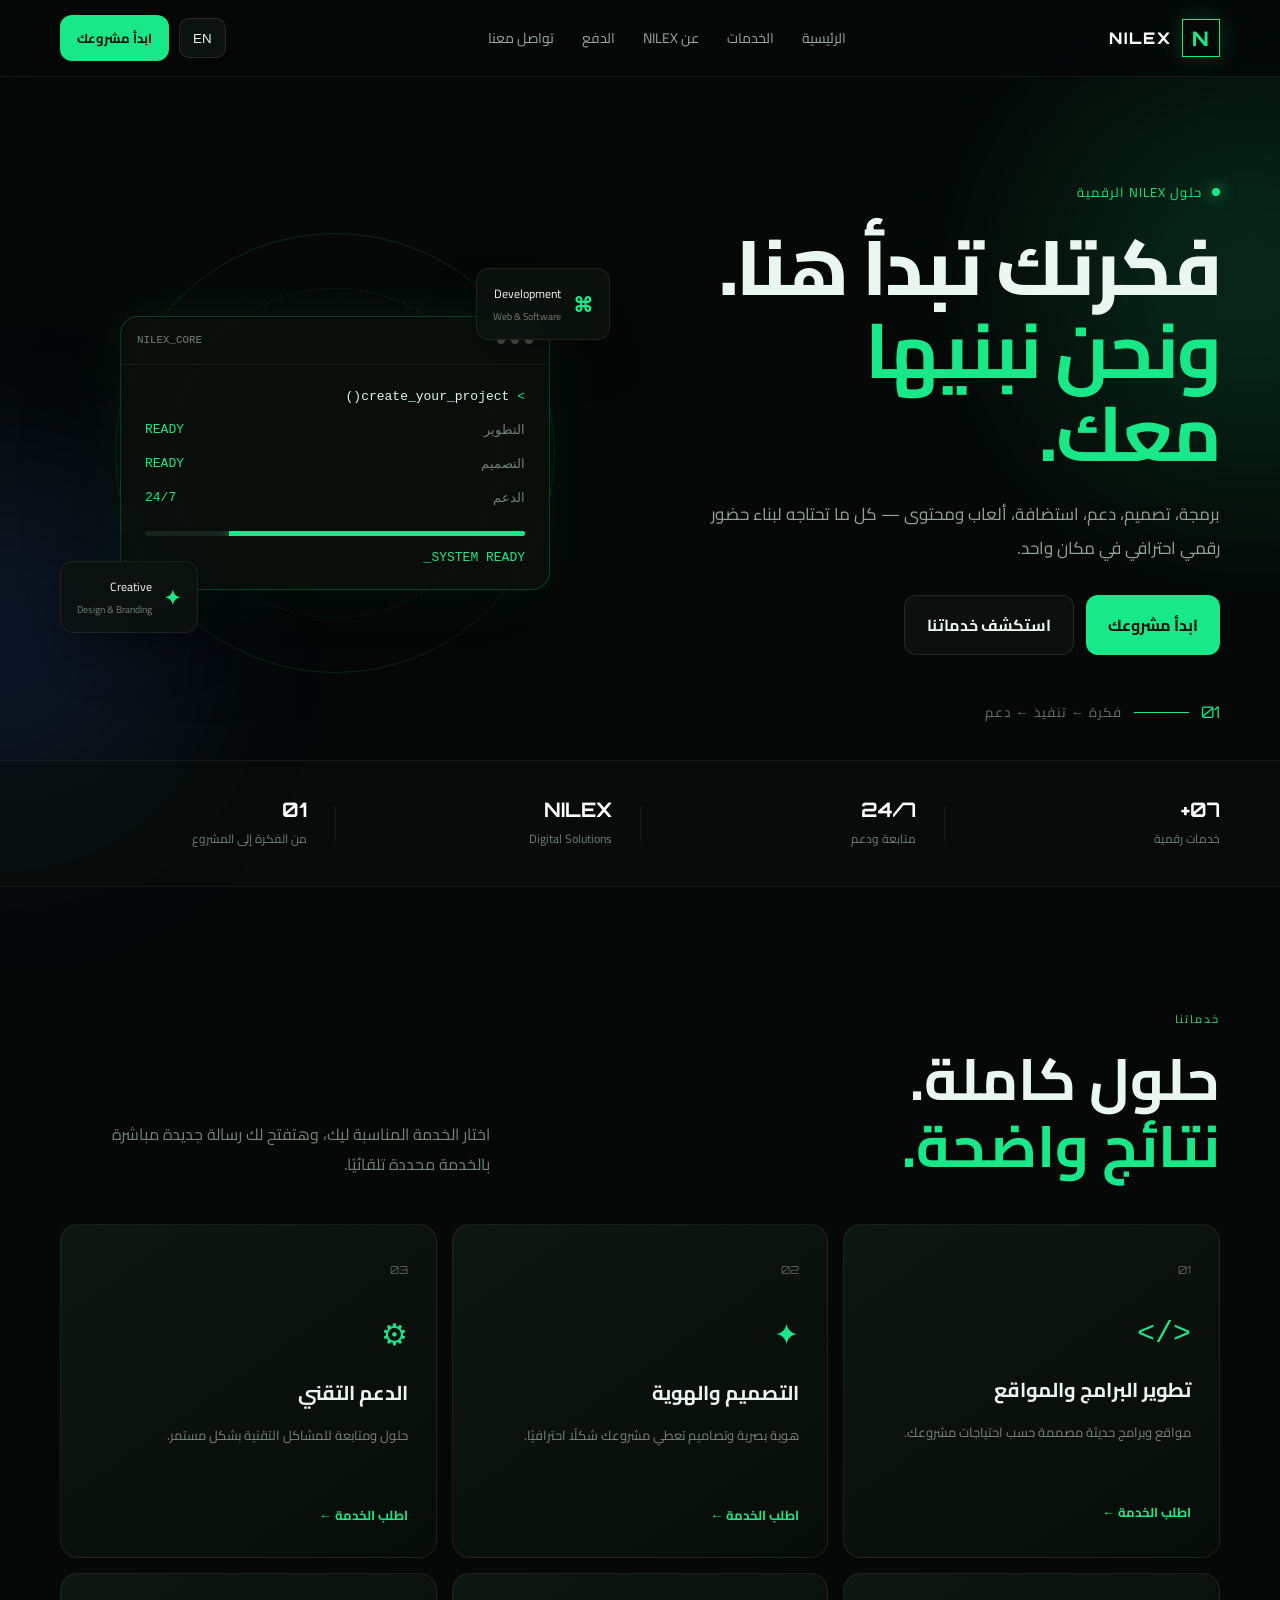
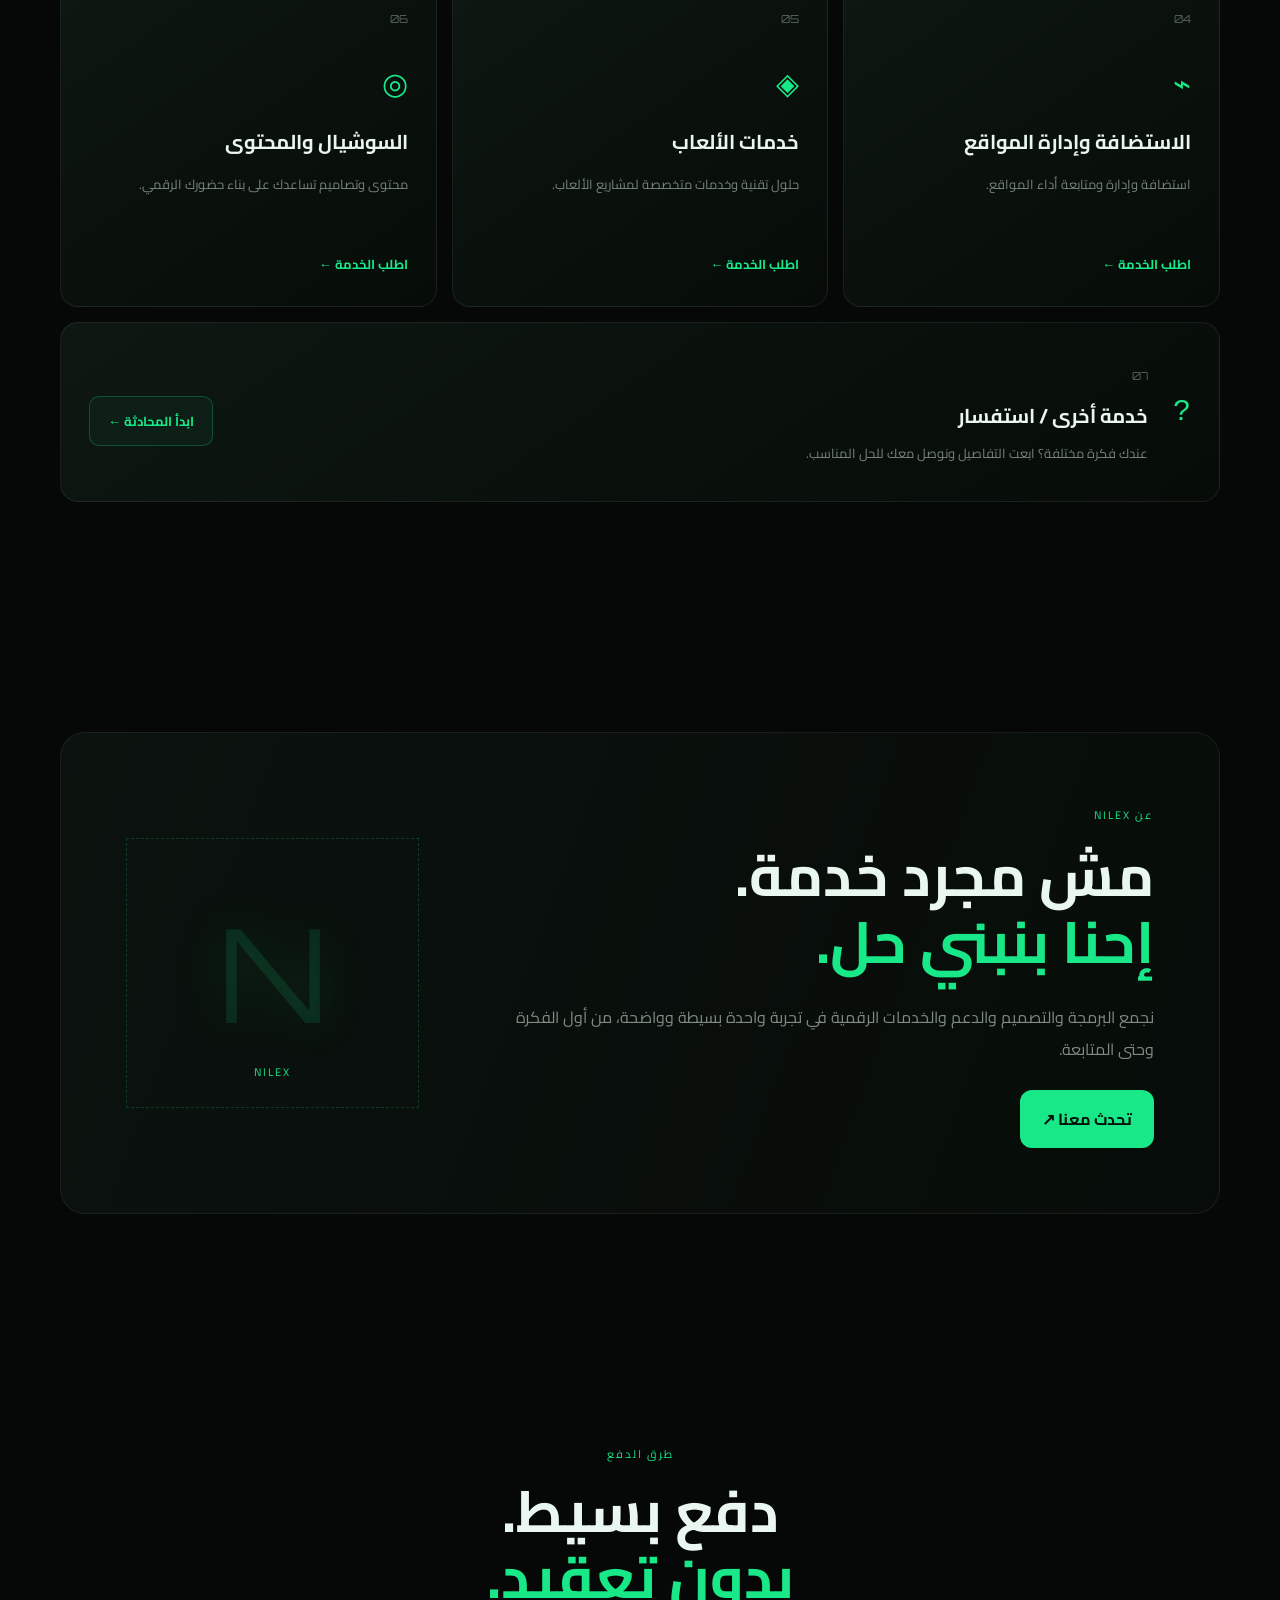
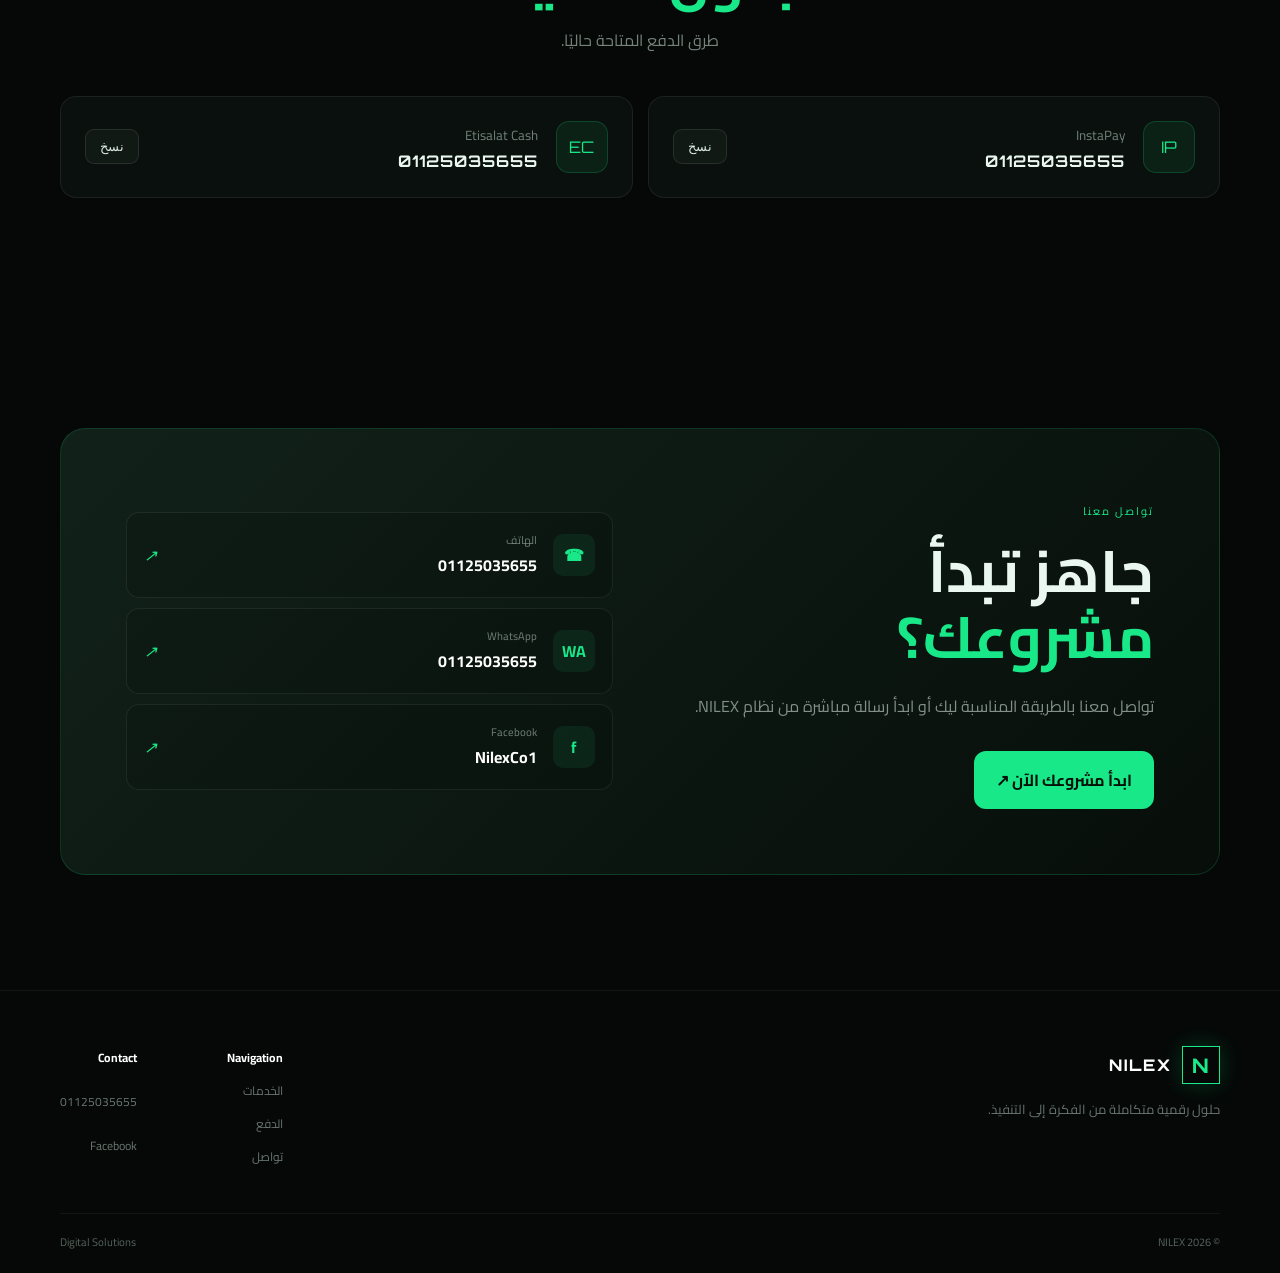
<file: index.html>
<!doctype html>
<html lang="ar" dir="rtl">
<head>
<meta charset="utf-8">
<meta name="viewport" content="width=device-width,initial-scale=1">
<title>NILEX | Digital Solutions</title>
<link rel="preconnect" href="https://fonts.googleapis.com">
<link rel="preconnect" href="https://fonts.gstatic.com" crossorigin>
<link href="https://fonts.googleapis.com/css2?family=Cairo:wght@400;500;600;700;800&family=Orbitron:wght@500;600;700;800&display=swap" rel="stylesheet">
<link rel="stylesheet" href="style.css">
</head>
<body>
<div class="bg-grid"></div><div class="orb orb1"></div><div class="orb orb2"></div>
<header class="header"><div class="container nav">
<a class="brand" href="#home"><span class="mark">N</span><span>NILEX</span></a>
<nav class="navlinks"><a href="#home" data-ar="الرئيسية" data-en="Home">الرئيسية</a><a href="#services" data-ar="الخدمات" data-en="Services">الخدمات</a><a href="#about" data-ar="عن NILEX" data-en="About NILEX">عن NILEX</a><a href="#payment" data-ar="الدفع" data-en="Payment">الدفع</a><a href="#contact" data-ar="تواصل معنا" data-en="Contact">تواصل معنا</a></nav>
<div class="nav-actions"><button id="langBtn" class="lang-btn">EN</button><a class="nav-cta" href="mail.html?compose=1" data-ar="ابدأ مشروعك" data-en="Start a Project">ابدأ مشروعك <b>↗</b></a><button id="menuBtn" class="menu-btn">☰</button></div>
</div>
<div id="mobileNav" class="mobile-nav"><a href="#home" data-ar="الرئيسية" data-en="Home">الرئيسية</a><a href="#services" data-ar="الخدمات" data-en="Services">الخدمات</a><a href="#about" data-ar="عن NILEX" data-en="About NILEX">عن NILEX</a><a href="#payment" data-ar="الدفع" data-en="Payment">الدفع</a><a href="#contact" data-ar="تواصل معنا" data-en="Contact">تواصل معنا</a><a href="mail.html?compose=1" data-ar="ابدأ مشروعك" data-en="Start a Project">ابدأ مشروعك</a></div></header>
<main>
<section id="home" class="hero container"><div class="hero-copy reveal"><div class="eyebrow"><i></i><span data-ar="حلول NILEX الرقمية" data-en="NILEX DIGITAL SOLUTIONS">حلول NILEX الرقمية</span></div><h1><span data-ar="فكرتك تبدأ هنا." data-en="Your idea starts here.">فكرتك تبدأ هنا.</span><strong data-ar="ونحن نبنيها معك." data-en="We build it with you.">ونحن نبنيها معك.</strong></h1><p data-ar="برمجة، تصميم، دعم، استضافة، ألعاب ومحتوى — كل ما تحتاجه لبناء حضور رقمي احترافي في مكان واحد." data-en="Development, design, support, hosting, gaming and content — everything you need to build a professional digital presence in one place.">برمجة، تصميم، دعم، استضافة، ألعاب ومحتوى — كل ما تحتاجه لبناء حضور رقمي احترافي في مكان واحد.</p><div class="actions"><a class="btn primary" href="mail.html?compose=1" data-ar="ابدأ مشروعك" data-en="Start a Project">ابدأ مشروعك <b>↗</b></a><a class="btn ghost" href="#services" data-ar="استكشف خدماتنا" data-en="Explore Services">استكشف خدماتنا <b>↓</b></a></div><div class="hero-note"><span>01</span><i></i><small data-ar="فكرة ← تنفيذ ← دعم" data-en="IDEA ← BUILD ← SUPPORT">فكرة ← تنفيذ ← دعم</small></div></div>
<div class="hero-art reveal"><div class="ring r1"></div><div class="ring r2"></div><div class="terminal"><div class="term-head"><span><i></i><i></i><i></i></span><small>NILEX_CORE</small></div><div class="term-body"><p><em>&gt;</em> create_your_project()</p><p class="muted"><span data-ar="التطوير" data-en="development">التطوير</span><b>READY</b></p><p class="muted"><span data-ar="التصميم" data-en="design">التصميم</span><b>READY</b></p><p class="muted"><span data-ar="الدعم" data-en="support">الدعم</span><b>24/7</b></p><div class="progress"><i></i></div><label>SYSTEM READY_</label></div></div><div class="float-card fc1"><b>⌘</b><span>Development<small>Web & Software</small></span></div><div class="float-card fc2"><b>✦</b><span>Creative<small>Design & Branding</small></span></div></div></section>
<section class="stats"><div class="container stats-in"><div><b>07+</b><span data-ar="خدمات رقمية" data-en="Digital Services">خدمات رقمية</span></div><i></i><div><b>24/7</b><span data-ar="متابعة ودعم" data-en="Support & Follow-up">متابعة ودعم</span></div><i></i><div><b>NILEX</b><span>Digital Solutions</span></div><i></i><div><b>01</b><span data-ar="من الفكرة إلى المشروع" data-en="Idea to Project">من الفكرة إلى المشروع</span></div></div></section>
<section id="services" class="section container"><div class="section-head reveal"><div><small data-ar="خدماتنا" data-en="OUR SERVICES">خدماتنا</small><h2 data-ar="حلول كاملة.<br><span>نتائج واضحة.</span>" data-en="Complete solutions.<br><span>Clear results.</span>">حلول كاملة.<br><span>نتائج واضحة.</span></h2></div><p data-ar="اختار الخدمة المناسبة ليك، وهتفتح لك رسالة جديدة مباشرة بالخدمة محددة تلقائيًا." data-en="Choose a service and a new message will open directly with that service selected.">اختار الخدمة المناسبة ليك، وهتفتح لك رسالة جديدة مباشرة بالخدمة محددة تلقائيًا.</p></div>
<div class="service-grid">
<article class="service reveal" data-service="تطوير البرامج والمواقع" data-service-en="Software & Website Development"><span class="num">01</span><div class="icon">&lt;/&gt;</div><h3 data-ar="تطوير البرامج والمواقع" data-en="Software & Websites">تطوير البرامج والمواقع</h3><p data-ar="مواقع وبرامج حديثة مصممة حسب احتياجات مشروعك." data-en="Modern websites and software tailored to your project.">مواقع وبرامج حديثة مصممة حسب احتياجات مشروعك.</p><button data-ar="اطلب الخدمة ←" data-en="Request Service →">اطلب الخدمة ←</button></article>
<article class="service reveal" data-service="التصميم والهوية" data-service-en="Design & Branding"><span class="num">02</span><div class="icon">✦</div><h3 data-ar="التصميم والهوية" data-en="Design & Branding">التصميم والهوية</h3><p data-ar="هوية بصرية وتصاميم تعطي مشروعك شكلًا احترافيًا." data-en="Visual identity and designs that give your project a professional look.">هوية بصرية وتصاميم تعطي مشروعك شكلًا احترافيًا.</p><button data-ar="اطلب الخدمة ←" data-en="Request Service →">اطلب الخدمة ←</button></article>
<article class="service reveal" data-service="الدعم التقني" data-service-en="Technical Support"><span class="num">03</span><div class="icon">⚙</div><h3 data-ar="الدعم التقني" data-en="Technical Support">الدعم التقني</h3><p data-ar="حلول ومتابعة للمشاكل التقنية بشكل مستمر." data-en="Technical solutions and ongoing support for your systems.">حلول ومتابعة للمشاكل التقنية بشكل مستمر.</p><button data-ar="اطلب الخدمة ←" data-en="Request Service →">اطلب الخدمة ←</button></article>
<article class="service reveal" data-service="الاستضافة وإدارة المواقع" data-service-en="Hosting & Website Management"><span class="num">04</span><div class="icon">⌁</div><h3 data-ar="الاستضافة وإدارة المواقع" data-en="Hosting & Management">الاستضافة وإدارة المواقع</h3><p data-ar="استضافة وإدارة ومتابعة أداء المواقع." data-en="Hosting, management and performance monitoring for websites.">استضافة وإدارة ومتابعة أداء المواقع.</p><button data-ar="اطلب الخدمة ←" data-en="Request Service →">اطلب الخدمة ←</button></article>
<article class="service reveal" data-service="خدمات الألعاب" data-service-en="Gaming Services"><span class="num">05</span><div class="icon">◈</div><h3 data-ar="خدمات الألعاب" data-en="Gaming Services">خدمات الألعاب</h3><p data-ar="حلول تقنية وخدمات متخصصة لمشاريع الألعاب." data-en="Technical solutions and specialized services for gaming projects.">حلول تقنية وخدمات متخصصة لمشاريع الألعاب.</p><button data-ar="اطلب الخدمة ←" data-en="Request Service →">اطلب الخدمة ←</button></article>
<article class="service reveal" data-service="السوشيال والمحتوى" data-service-en="Social Media & Content"><span class="num">06</span><div class="icon">◎</div><h3 data-ar="السوشيال والمحتوى" data-en="Social Media & Content">السوشيال والمحتوى</h3><p data-ar="محتوى وتصاميم تساعدك على بناء حضورك الرقمي." data-en="Content and creative assets for your digital presence.">محتوى وتصاميم تساعدك على بناء حضورك الرقمي.</p><button data-ar="اطلب الخدمة ←" data-en="Request Service →">اطلب الخدمة ←</button></article>
<article class="service wide reveal" data-service="خدمة أخرى / استفسار" data-service-en="Other Service / Inquiry"><div class="wide-inner"><div class="icon">?</div><div><span class="num">07</span><h3 data-ar="خدمة أخرى / استفسار" data-en="Other Service / Inquiry">خدمة أخرى / استفسار</h3><p data-ar="عندك فكرة مختلفة؟ ابعت التفاصيل ونوصل معك للحل المناسب." data-en="Have another idea? Send us the details and we'll help find the right solution.">عندك فكرة مختلفة؟ ابعت التفاصيل ونوصل معك للحل المناسب.</p></div></div><button data-ar="ابدأ المحادثة ←" data-en="Start Conversation →">ابدأ المحادثة ←</button></article>
</div></section>
<section id="about" class="section container"><div class="about reveal"><div><small data-ar="عن NILEX" data-en="ABOUT NILEX">عن NILEX</small><h2 data-ar="مش مجرد خدمة.<br><span>إحنا بنبني حل.</span>" data-en="More than a service.<br><span>We build solutions.</span>">مش مجرد خدمة.<br><span>إحنا بنبني حل.</span></h2><p data-ar="نجمع البرمجة والتصميم والدعم والخدمات الرقمية في تجربة واحدة بسيطة وواضحة، من أول الفكرة وحتى المتابعة." data-en="We combine development, design, support and digital services into one simple experience, from the first idea to ongoing support.">نجمع البرمجة والتصميم والدعم والخدمات الرقمية في تجربة واحدة بسيطة وواضحة، من أول الفكرة وحتى المتابعة.</p><a class="btn primary" href="mail.html?compose=1" data-ar="تحدث معنا ↗" data-en="Talk to us ↗">تحدث معنا ↗</a></div><div class="about-mark"><span>N</span><small>NILEX</small></div></div></section>
<section id="payment" class="section container"><div class="center-head reveal"><small data-ar="طرق الدفع" data-en="PAYMENT">طرق الدفع</small><h2 data-ar="دفع بسيط.<br><span>بدون تعقيد.</span>" data-en="Simple payment.<br><span>No complications.</span>">دفع بسيط.<br><span>بدون تعقيد.</span></h2><p data-ar="طرق الدفع المتاحة حاليًا." data-en="Currently available payment methods.">طرق الدفع المتاحة حاليًا.</p></div><div class="pay-grid"><div class="pay-card reveal"><div class="pay-icon">IP</div><div><small>InstaPay</small><strong>01125035655</strong></div><button class="copy" data-copy="01125035655" data-ar="نسخ" data-en="Copy">نسخ</button></div><div class="pay-card reveal"><div class="pay-icon">EC</div><div><small>Etisalat Cash</small><strong>01125035655</strong></div><button class="copy" data-copy="01125035655" data-ar="نسخ" data-en="Copy">نسخ</button></div></div></section>
<section id="contact" class="section container"><div class="contact reveal"><div><small data-ar="تواصل معنا" data-en="CONTACT NILEX">تواصل معنا</small><h2 data-ar="جاهز تبدأ<br><span>مشروعك؟</span>" data-en="Ready to start<br><span>your project?</span>">جاهز تبدأ<br><span>مشروعك؟</span></h2><p data-ar="تواصل معنا بالطريقة المناسبة ليك أو ابدأ رسالة مباشرة من نظام NILEX." data-en="Contact us your way, or start a direct message through NILEX.">تواصل معنا بالطريقة المناسبة ليك أو ابدأ رسالة مباشرة من نظام NILEX.</p><a class="btn primary" href="mail.html?compose=1" data-ar="ابدأ مشروعك الآن ↗" data-en="Start your project ↗">ابدأ مشروعك الآن ↗</a></div><div class="contact-list"><a href="tel:01125035655"><b>☎</b><span><small data-ar="الهاتف" data-en="Phone">الهاتف</small><strong>01125035655</strong></span><i>↗</i></a><a href="https://wa.me/201125035655" target="_blank" rel="noopener"><b>WA</b><span><small>WhatsApp</small><strong>01125035655</strong></span><i>↗</i></a><a href="https://www.facebook.com/NilexCo1/" target="_blank" rel="noopener"><b>f</b><span><small>Facebook</small><strong>NilexCo1</strong></span><i>↗</i></a></div></div></section>
</main>
<footer class="footer"><div class="container footer-top"><div><a class="brand" href="#home"><span class="mark">N</span><span>NILEX</span></a><p data-ar="حلول رقمية متكاملة من الفكرة إلى التنفيذ." data-en="Digital solutions from idea to execution.">حلول رقمية متكاملة من الفكرة إلى التنفيذ.</p></div><div class="footer-cols"><div><b>Navigation</b><a href="#services" data-ar="الخدمات" data-en="Services">الخدمات</a><a href="#payment" data-ar="الدفع" data-en="Payment">الدفع</a><a href="#contact" data-ar="تواصل" data-en="Contact">تواصل</a></div><div><b>Contact</b><a href="tel:01125035655">01125035655</a><a href="https://www.facebook.com/NilexCo1/" target="_blank" rel="noopener">Facebook</a></div></div></div><div class="container footer-bottom"><span>© <span id="year"></span> NILEX</span><span>Digital Solutions</span></div></footer>
<div id="toast" class="toast"></div><script src="script.js"></script>
</body>
</html>
</file>
<file: style.css>
*{box-sizing:border-box}html{scroll-behavior:smooth}body{margin:0;background:#050807;color:#eaf7f0;font-family:Cairo,Arial,sans-serif;overflow-x:hidden}.container{width:min(1160px,calc(100% - 40px));margin:auto}.bg-grid{position:fixed;inset:0;pointer-events:none;opacity:.28;background-image:linear-gradient(rgba(41,255,151,.045) 1px,transparent 1px),linear-gradient(90deg,rgba(41,255,151,.045) 1px,transparent 1px);background-size:48px 48px;mask-image:linear-gradient(to bottom,#000,transparent 85%);z-index:-3}.orb{position:fixed;border-radius:50%;filter:blur(90px);opacity:.13;pointer-events:none;z-index:-2}.orb1{width:420px;height:420px;background:#19e887;top:8%;right:-180px}.orb2{width:360px;height:360px;background:#4c7dff;bottom:8%;left:-180px}.header{position:fixed;top:0;left:0;right:0;z-index:20;background:rgba(5,8,7,.72);backdrop-filter:blur(18px);border-bottom:1px solid rgba(255,255,255,.07)}.nav{height:76px;display:flex;align-items:center;justify-content:space-between;gap:25px}.brand{display:flex;align-items:center;gap:10px;color:#fff;text-decoration:none;font-family:Orbitron,sans-serif;font-weight:800;letter-spacing:2px}.mark{width:38px;height:38px;display:grid;place-items:center;border:1px solid #1bea8b;color:#1bea8b;box-shadow:0 0 22px rgba(27,234,139,.2);font-size:20px}.navlinks{display:flex;gap:28px}.navlinks a,.mobile-nav a{color:#9aa9a1;text-decoration:none;font-size:14px;transition:.2s}.navlinks a:hover,.mobile-nav a:hover{color:#19e889}.nav-actions{display:flex;align-items:center;gap:10px}.lang-btn,.menu-btn{border:1px solid rgba(255,255,255,.1);background:#0c1210;color:#dff9eb;border-radius:10px;height:40px;padding:0 13px;cursor:pointer}.nav-cta,.btn{display:inline-flex;align-items:center;justify-content:center;gap:10px;text-decoration:none;border-radius:12px;font-weight:700;transition:.25s}.nav-cta{background:#19e889;color:#031109;padding:11px 17px;font-size:13px}.nav-cta:hover,.primary:hover{transform:translateY(-2px);box-shadow:0 12px 35px rgba(25,232,137,.22)}.menu-btn{display:none}.mobile-nav{display:none}.hero{min-height:760px;padding-top:145px;display:grid;grid-template-columns:1fr 1fr;align-items:center;gap:60px}.eyebrow{display:flex;align-items:center;gap:10px;color:#19e889;font-size:13px;letter-spacing:1px}.eyebrow i{width:8px;height:8px;border-radius:50%;background:#19e889;box-shadow:0 0 15px #19e889}.hero h1{font-size:clamp(42px,6vw,78px);line-height:1.08;margin:22px 0;font-weight:800;letter-spacing:-2px}.hero h1 span,.hero h1 strong{display:block}.hero h1 strong{color:#19e889}.hero-copy>p{max-width:650px;color:#94a39a;font-size:17px;line-height:2}.actions{display:flex;gap:12px;margin-top:30px}.btn{padding:14px 22px}.primary{background:#19e889;color:#031109}.ghost{border:1px solid rgba(255,255,255,.1);color:#eaf7f0;background:#0b100e}.hero-note{display:flex;align-items:center;gap:12px;margin-top:45px;color:#65756c}.hero-note span{font-family:Orbitron;color:#19e889}.hero-note i{width:55px;height:1px;background:#19e889}.hero-note small{letter-spacing:1px}.hero-art{height:480px;position:relative;display:grid;place-items:center}.ring{position:absolute;border:1px solid rgba(25,232,137,.15);border-radius:50%}.r1{width:440px;height:440px}.r2{width:330px;height:330px;border-style:dashed;animation:spin 24s linear infinite}.terminal{width:min(430px,90%);background:rgba(10,16,13,.92);border:1px solid rgba(25,232,137,.22);border-radius:18px;box-shadow:0 35px 90px rgba(0,0,0,.45),0 0 60px rgba(25,232,137,.08);overflow:hidden;position:relative;z-index:2}.term-head{height:48px;padding:0 16px;display:flex;align-items:center;justify-content:space-between;border-bottom:1px solid rgba(255,255,255,.06);color:#708077;font-family:monospace}.term-head span{display:flex;gap:6px}.term-head i{width:8px;height:8px;border-radius:50%;background:#46514b}.term-body{padding:24px;font-family:monospace;color:#d9f9e7}.term-body p{margin:0 0 18px}.term-body em{color:#19e889;font-style:normal}.term-body .muted{display:flex;justify-content:space-between;color:#718078}.term-body b{color:#19e889;font-weight:500}.progress{height:5px;background:#17231d;border-radius:99px;overflow:hidden;margin:25px 0 14px}.progress i{display:block;width:78%;height:100%;background:#19e889;box-shadow:0 0 15px #19e889}.term-body label{color:#19e889}.float-card{position:absolute;z-index:3;display:flex;align-items:center;gap:12px;padding:13px 16px;border:1px solid rgba(255,255,255,.08);background:rgba(12,18,15,.86);backdrop-filter:blur(12px);border-radius:13px;box-shadow:0 20px 45px rgba(0,0,0,.25);font-size:12px}.float-card b{font-size:20px;color:#19e889}.float-card span{display:grid}.float-card small{color:#6f7d75;margin-top:2px}.fc1{top:55px;right:0}.fc2{bottom:60px;left:0}.stats{border-top:1px solid rgba(255,255,255,.06);border-bottom:1px solid rgba(255,255,255,.06);background:rgba(10,15,12,.55)}.stats-in{min-height:125px;display:grid;grid-template-columns:1fr auto 1fr auto 1fr auto 1fr;align-items:center;gap:28px}.stats-in div{display:grid;gap:5px}.stats-in b{font-family:Orbitron;font-size:20px;color:#fff}.stats-in span{color:#718078;font-size:12px}.stats-in>i{height:35px;width:1px;background:rgba(255,255,255,.08)}.section{padding:115px 0}.section-head{display:flex;justify-content:space-between;gap:50px;align-items:end;margin-bottom:45px}.section-head small,.about small,.center-head small,.contact small{color:#19e889;letter-spacing:2px;font-size:11px}.section h2,.about h2,.center-head h2,.contact h2{font-size:clamp(34px,5vw,58px);line-height:1.15;margin:14px 0 0}.section h2 span,.about h2 span,.center-head h2 span,.contact h2 span{color:#19e889}.section-head p,.center-head p{max-width:430px;color:#75837b;line-height:1.9;margin:0}.service-grid{display:grid;grid-template-columns:repeat(3,1fr);gap:15px}.service{position:relative;min-height:310px;padding:28px;border:1px solid rgba(255,255,255,.075);background:linear-gradient(145deg,rgba(16,25,20,.88),rgba(7,12,9,.88));border-radius:18px;overflow:hidden;cursor:pointer;transition:.3s}.service:before{content:"";position:absolute;width:160px;height:160px;border-radius:50%;background:#19e889;filter:blur(80px);opacity:0;right:-70px;top:-70px;transition:.3s}.service:hover{border-color:rgba(25,232,137,.35);transform:translateY(-6px);box-shadow:0 20px 55px rgba(0,0,0,.28)}.service:hover:before{opacity:.14}.service .num{font-family:Orbitron;color:#56645c;font-size:11px}.service .icon{margin-top:34px;color:#19e889;font-family:monospace;font-size:30px}.service h3{font-size:20px;margin:20px 0 10px}.service p{color:#77867d;line-height:1.8;font-size:13px;min-height:48px}.service button{margin-top:18px;background:none;border:0;color:#19e889;font:inherit;font-size:13px;font-weight:700;cursor:pointer;padding:0}.service.wide{grid-column:span 3;min-height:180px;display:flex;align-items:center;justify-content:space-between;gap:30px}.wide-inner{display:flex;align-items:center;gap:25px}.wide-inner .icon{margin:0}.wide-inner h3{margin:8px 0}.wide-inner p{margin:0;min-height:0}.wide>button{border:1px solid rgba(25,232,137,.25);padding:12px 18px;border-radius:10px;background:rgba(25,232,137,.05)}.about{border:1px solid rgba(255,255,255,.07);background:linear-gradient(110deg,rgba(12,19,15,.95),rgba(8,13,10,.85));border-radius:25px;padding:65px;display:grid;grid-template-columns:1.4fr .6fr;align-items:center;gap:50px}.about p{max-width:650px;color:#7e8c84;line-height:2;margin:25px 0}.about-mark{height:270px;display:grid;place-items:center;border:1px dashed rgba(25,232,137,.2);position:relative}.about-mark span{font-family:Orbitron;font-size:130px;color:rgba(25,232,137,.12);text-shadow:0 0 50px rgba(25,232,137,.15)}.about-mark small{position:absolute;bottom:25px}.center-head{text-align:center;display:grid;place-items:center}.center-head p{margin-top:14px}.pay-grid{display:grid;grid-template-columns:1fr 1fr;gap:15px;margin-top:40px}.pay-card{display:flex;align-items:center;gap:18px;padding:24px;border:1px solid rgba(255,255,255,.075);background:#0a100d;border-radius:16px}.pay-icon{width:52px;height:52px;display:grid;place-items:center;border-radius:13px;background:rgba(25,232,137,.08);border:1px solid rgba(25,232,137,.18);color:#19e889;font-family:Orbitron}.pay-card>div:nth-child(2){display:grid;gap:3px;flex:1}.pay-card small{color:#718078}.pay-card strong{font-family:Orbitron;letter-spacing:1px}.copy{border:1px solid rgba(255,255,255,.1);background:#111914;color:#d8e9df;border-radius:9px;padding:9px 14px;cursor:pointer}.contact{padding:65px;border-radius:25px;background:linear-gradient(135deg,rgba(18,35,26,.95),rgba(8,15,11,.95));border:1px solid rgba(25,232,137,.16);display:grid;grid-template-columns:1fr 1fr;gap:55px;align-items:center}.contact p{color:#829087;line-height:1.9;max-width:560px;margin:20px 0 30px}.contact-list{display:grid;gap:10px}.contact-list a{display:flex;align-items:center;gap:16px;padding:17px;border:1px solid rgba(255,255,255,.07);border-radius:13px;text-decoration:none;color:#fff;background:rgba(0,0,0,.12)}.contact-list a:hover{border-color:rgba(25,232,137,.3)}.contact-list b{width:42px;height:42px;display:grid;place-items:center;color:#19e889;background:rgba(25,232,137,.08);border-radius:10px}.contact-list span{display:grid;flex:1}.contact-list small{letter-spacing:0;color:#718078}.contact-list i{color:#19e889}.footer{padding:55px 0 25px;border-top:1px solid rgba(255,255,255,.06)}.footer-top{display:flex;justify-content:space-between;gap:40px}.footer-top p{color:#68766f;font-size:13px}.footer-cols{display:flex;gap:90px}.footer-cols div{display:grid;gap:10px}.footer-cols b{font-size:12px;color:#fff}.footer-cols a{color:#68766f;text-decoration:none;font-size:12px}.footer-bottom{margin-top:45px;padding-top:18px;border-top:1px solid rgba(255,255,255,.06);display:flex;justify-content:space-between;color:#56635c;font-size:11px}.toast{position:fixed;bottom:25px;left:50%;transform:translate(-50%,20px);background:#19e889;color:#031109;padding:11px 18px;border-radius:10px;font-weight:700;opacity:0;pointer-events:none;transition:.25s;z-index:50}.toast.show{opacity:1;transform:translate(-50%,0)}.reveal{opacity:0;transform:translateY(22px);transition:.7s ease}.reveal.visible{opacity:1;transform:none}@keyframes spin{to{transform:rotate(360deg)}}@media(max-width:850px){.navlinks,.nav-cta{display:none}.menu-btn{display:block}.mobile-nav{padding:12px 20px 18px;display:none;gap:10px}.mobile-nav.open{display:grid}.mobile-nav a{padding:10px}.hero{grid-template-columns:1fr;padding-top:125px;min-height:auto}.hero-art{height:430px}.stats-in{grid-template-columns:1fr 1fr;gap:20px;padding:25px 0}.stats-in>i{display:none}.service-grid{grid-template-columns:1fr 1fr}.service.wide{grid-column:span 2}.section-head{align-items:start;display:grid}.about,.contact{grid-template-columns:1fr;padding:40px}.about-mark{height:220px}.pay-grid{grid-template-columns:1fr}.footer-top{display:grid}.footer-cols{gap:50px}}@media(max-width:560px){.container{width:min(100% - 24px,1160px)}.hero h1{font-size:42px}.hero-copy>p{font-size:14px}.actions{flex-direction:column}.btn{width:100%}.hero-art{height:350px}.r1{width:330px;height:330px}.r2{width:250px;height:250px}.float-card{transform:scale(.8)}.fc1{right:-15px;top:20px}.fc2{left:-15px;bottom:25px}.service-grid{grid-template-columns:1fr}.service.wide{grid-column:span 1;display:grid}.wide-inner{align-items:start}.wide>button{justify-self:start}.section{padding:80px 0}.section h2,.about h2,.center-head h2,.contact h2{font-size:38px}.about,.contact{padding:28px}.footer-cols{gap:30px}.footer-bottom{display:grid;gap:8px}.pay-card{padding:17px}.pay-card strong{font-size:13px}}
</file>
